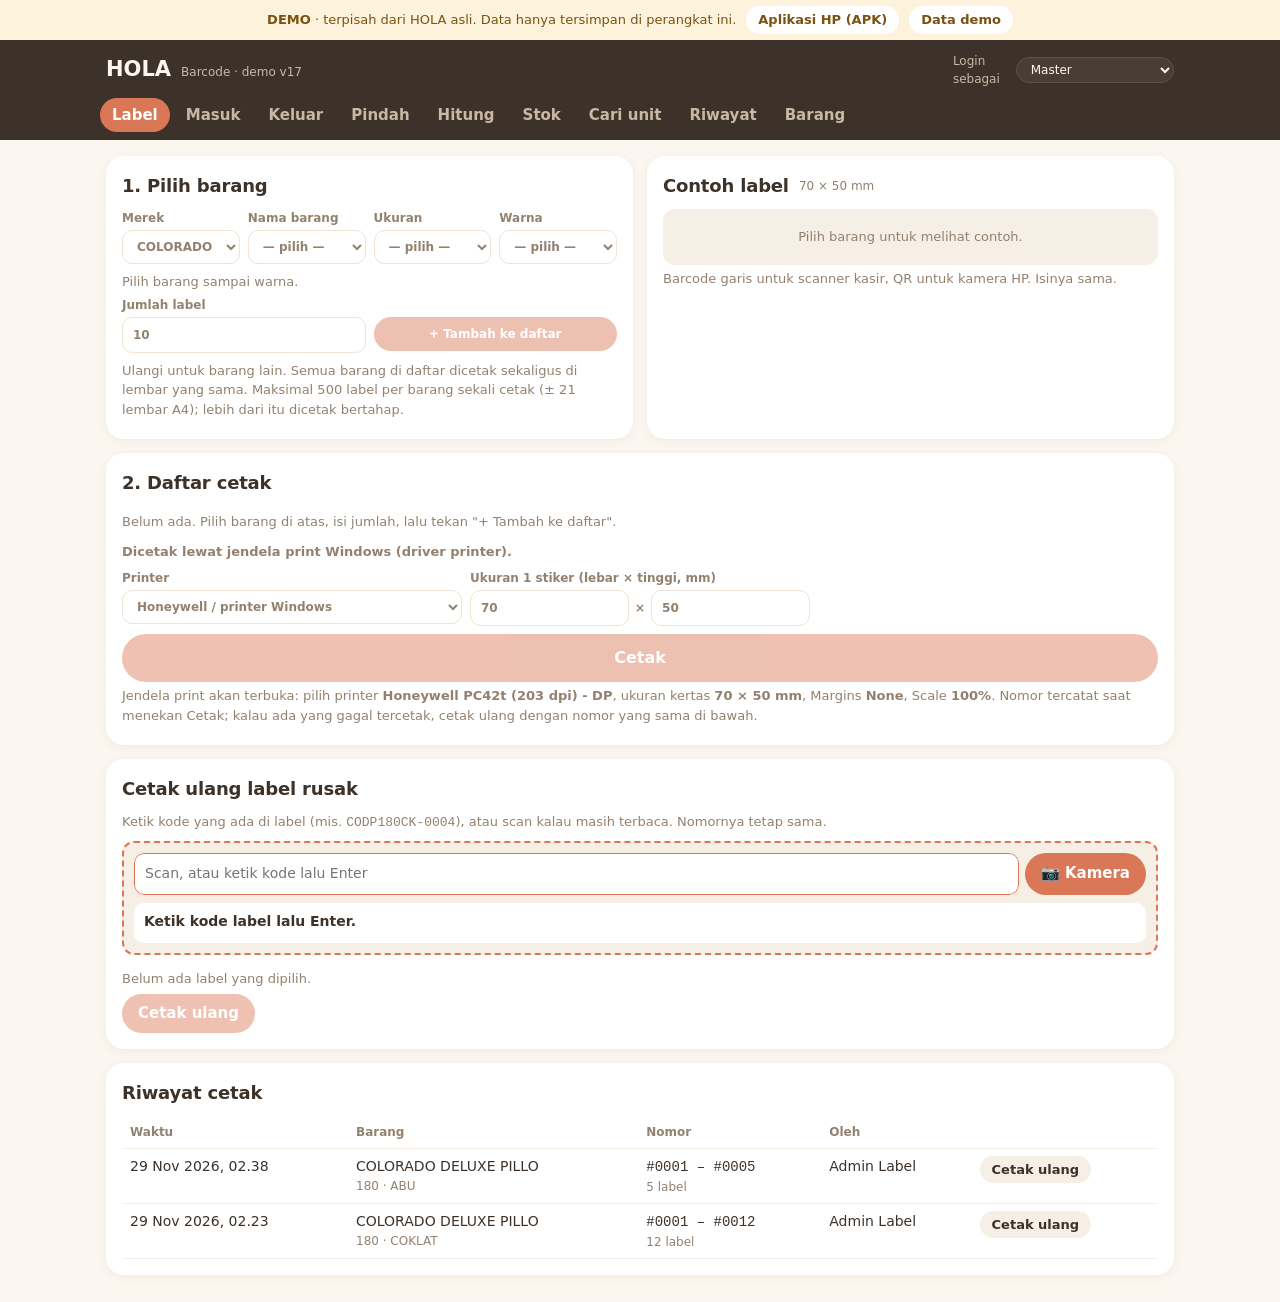
<file: docs/demo-barcode/index.html>
﻿<!doctype html>
<html lang="id">
<head>
<meta charset="utf-8">
<meta name="viewport" content="width=device-width, initial-scale=1">
<meta name="theme-color" content="#3D3229">
<title>HOLA Demo Barcode</title>
<link rel="icon" href="icons/icon-192.png">
<meta http-equiv="Cache-Control" content="no-cache">
<link rel="stylesheet" href="styles.css?v=17">
<style id="gayaHalaman"></style>
</head>
<body>
  <div class="demo-bar">
    <span><b>DEMO</b> · terpisah dari HOLA asli. Data hanya tersimpan di perangkat ini.</span>
    <a class="btn sm light" id="lnkApk" href="HOLA-Demo-Barcode.apk" style="text-decoration:none">Aplikasi HP (APK)</a>
    <button class="btn sm light" id="btnData">Data demo</button>
  </div>

  <header class="masthead">
    <div class="masthead-in">
      <div class="brand"><b>HOLA</b><span>Barcode · demo v17</span></div>
      <label class="peran">Login sebagai
        <select id="pilihPeran"></select>
      </label>
    </div>
    <nav class="tabs" id="tabs"></nav>
  </header>

  <main id="isi"></main>

  <div id="cetak" aria-hidden="true"></div>
  <div id="toast" role="status" aria-live="polite"></div>

  <dialog id="dlg"><div id="dlgIsi"></div></dialog>

  <script src="vendor/JsBarcode.code128.min.js"></script>
  <script src="vendor/qrcode.js"></script>
  <script src="vendor/html5-qrcode.min.js"></script>
  <script src="vendor/xlsx.full.min.js"></script>
  <script src="app.js?v=17"></script>
</body>
</html>
</file>
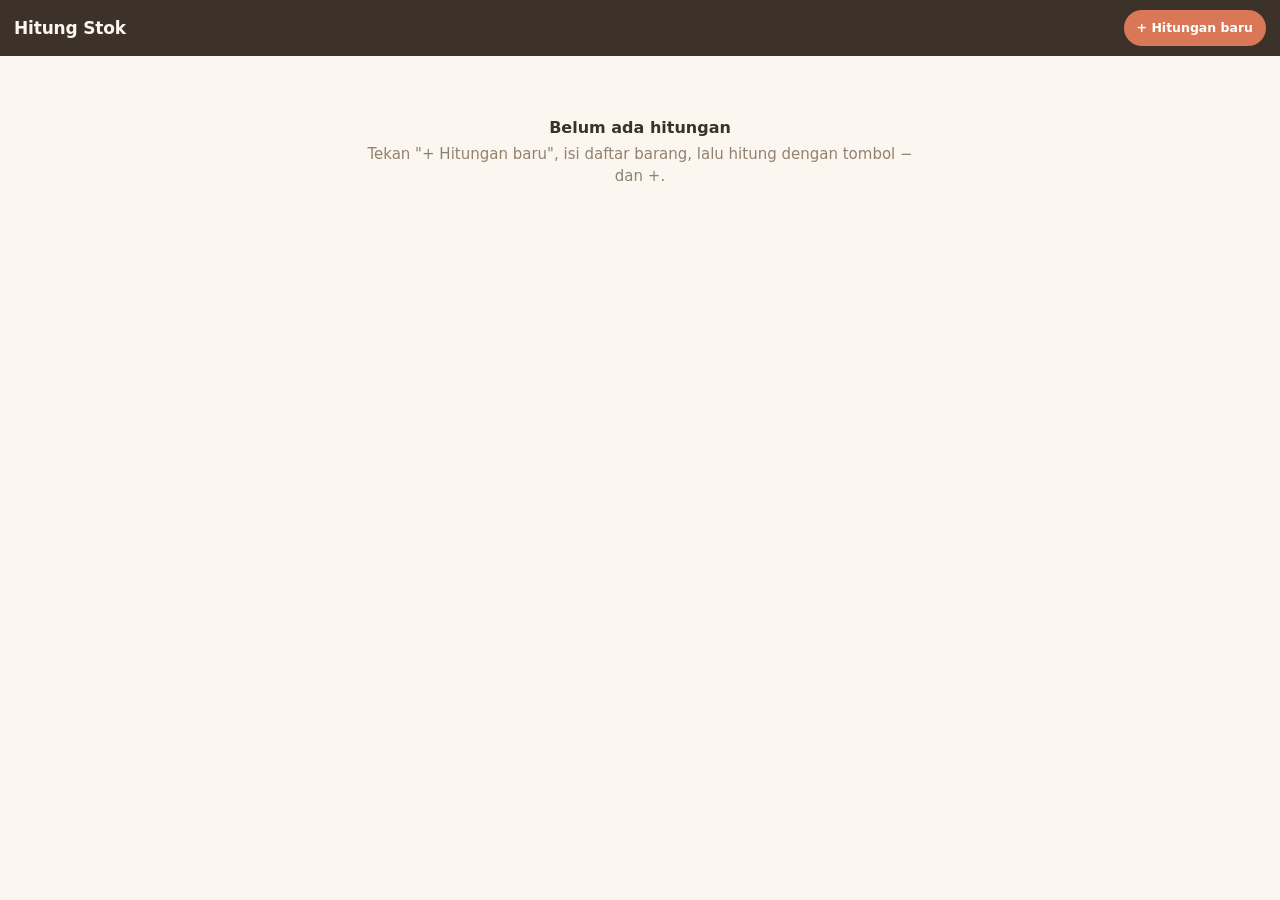
<file: docs/hitung-stok/index.html>
<!DOCTYPE html>
<html lang="id">
<head>
<meta charset="utf-8">
<meta name="viewport" content="width=device-width, initial-scale=1, viewport-fit=cover">
<meta http-equiv="Content-Security-Policy" content="default-src 'self'; script-src 'self'; style-src 'self'; img-src 'self' data:; connect-src 'self';">
<title>Hitung Stok</title>
<link rel="manifest" href="manifest.webmanifest">
<meta name="theme-color" content="#3D3229">
<meta name="apple-mobile-web-app-capable" content="yes">
<meta name="apple-mobile-web-app-title" content="Hitung Stok">
<link rel="stylesheet" href="styles.css">
</head>
<body>

<!-- ===== Beranda: daftar hitungan ===== -->
<section id="pBeranda">
  <header>
    <b>Hitung Stok</b>
    <span class="spacer"></span>
    <button id="btnBaru" class="primary">+ Hitungan baru</button>
  </header>
  <main>
    <div id="daftarSesi"></div>
  </main>
</section>

<!-- ===== Semua: gabungan semua hitungan, per barang ===== -->
<section id="pSemua" hidden>
  <header>
    <button id="btnSemuaKembali" class="icon" aria-label="Kembali">‹</button>
    <div class="hd-title"><b>Semua hitungan</b><small id="gSub"></small></div>
    <span class="spacer"></span>
    <button id="btnUnduhSemua">Unduh Excel</button>
  </header>
  <main>
    <div class="card">
      <div class="stat-row">
        <div class="stat"><small>Lantai 1</small><b id="gL1">0</b></div>
        <div class="stat"><small>Lantai 2</small><b id="gL2">0</b></div>
        <div class="stat total"><small>Total</small><b id="gUnit">0</b></div>
      </div>
      <p class="hint">Barang dengan kode (atau nama) yang sama di beberapa hitungan digabung jadi satu baris.</p>
    </div>
    <div class="search"><input id="gCari" placeholder="Cari kode / nama…" autocomplete="off"></div>
    <div id="gList"></div>
  </main>
</section>

<!-- ===== Baru: buat hitungan + isi daftar barang ===== -->
<section id="pBaru" hidden>
  <header>
    <button id="btnBaruKembali" class="icon" aria-label="Kembali">‹</button>
    <div class="hd-title"><b>Hitungan baru</b></div>
    <span class="spacer"></span>
  </header>
  <main>
    <div class="card">
      <div class="field"><label>Nama hitungan</label><input class="inp" id="bNama" placeholder="mis. Toko A, Rak 1, Gudang belakang"></div>
      <div class="field"><label>Tanggal</label><input class="inp" type="date" id="bTgl"></div>
    </div>

    <div class="card">
      <div class="card-title">Daftar barang</div>
      <div class="tabs">
        <button class="tab on" data-t="ketik">Ketik</button>
        <button class="tab" data-t="impor">Impor file</button>
        <button class="tab" data-t="salin" id="tabSalin" hidden>Dari hitungan lain</button>
      </div>

      <div id="srcKetik">
        <p class="hint">Satu barang per baris. Boleh <b>Nama</b> saja, atau <b>Kode ; Nama</b>, atau <b>Kode ; Nama ; Stok sistem</b> (pemisah: titik koma, tab, atau |).</p>
        <textarea class="inp" id="bTeks" rows="9" placeholder="Sepatu A 40 Hitam&#10;SKU-002 ; Sepatu B 41 Putih&#10;SKU-003 ; Sepatu C 42 Coklat ; 12"></textarea>
      </div>

      <div id="srcImpor" hidden>
        <p class="hint">Excel (.xlsx/.xls) atau CSV. Kolom dikenali dari judulnya: <b>Kode/SKU</b>, <b>Nama/Barang</b>, dan opsional <b>Stok/Sistem</b>. Tanpa judul: kolom pertama = kode, kedua = nama.</p>
        <input type="file" id="bFile" accept=".xlsx,.xls,.csv,.txt" hidden>
        <button class="btn ghost" id="btnPilihFile">Pilih file…</button>
        <p class="hint" id="bFileInfo"></p>
      </div>

      <div id="srcSalin" hidden>
        <p class="hint">Pakai daftar barang dari hitungan sebelumnya (angka hitungan tidak ikut).</p>
        <select class="inp" id="bSumber"></select>
      </div>

      <p class="hint" id="bPratinjau"></p>
    </div>

    <button class="btn" id="btnBuat">Buat &amp; mulai menghitung</button>
    <p class="hint bad" id="bHint"></p>
  </main>
</section>

<!-- ===== Hitung: daftar barang dengan tombol − / + ===== -->
<section id="pHitung" hidden>
  <header>
    <button id="btnKeBeranda" class="icon" aria-label="Kembali">‹</button>
    <div class="hd-title">
      <b id="hNama">—</b>
      <small id="hProgres">0 / 0 dihitung</small>
    </div>
    <span class="spacer"></span>
    <button id="btnUrungkan" disabled>Urungkan</button>
    <button id="btnSelesai" class="primary">Selesai</button>
  </header>
  <main>
    <div class="lantai" id="segLantai">
      <button class="on" data-l="1">Lantai 1</button>
      <button data-l="2">Lantai 2</button>
    </div>
    <div class="search"><input id="cari" placeholder="Cari kode / nama…" autocomplete="off"></div>
    <div class="chips">
      <button class="chip on" data-f="semua">Semua</button>
      <button class="chip" data-f="belum">Belum</button>
      <button class="chip" data-f="sudah">Sudah</button>
      <button class="chip" data-f="selisih" id="chipSelisih" hidden>Selisih</button>
      <span class="spacer"></span>
      <button class="chip" id="btnLihat" hidden>Stok sistem: sembunyi</button>
    </div>
    <div id="list"></div>
    <button class="btn ghost" id="btnTambahBarang">+ Tambah barang</button>

    <div class="card" id="riwayat" hidden>
      <div class="card-head">
        <div class="card-title" id="riwayatJudul">Riwayat</div>
        <button class="chip" id="btnHapusRiwayat">Kosongkan</button>
      </div>
      <div id="riwayatIsi"></div>
    </div>
  </main>
</section>

<!-- ===== Selesai: ringkasan, unduh ===== -->
<section id="pSelesai" hidden>
  <header>
    <button id="btnKeHitung" class="icon" aria-label="Kembali">‹</button>
    <div class="hd-title"><b>Ringkasan</b><small id="sSub"></small></div>
    <span class="spacer"></span>
  </header>
  <main>
    <div class="card">
      <div class="stat-row">
        <div class="stat"><small>Dihitung</small><b id="sDihitung">0</b></div>
        <div class="stat"><small>Belum</small><b id="sBelum">0</b></div>
        <div class="stat"><small>Lantai 1</small><b id="sL1">0</b></div>
        <div class="stat"><small>Lantai 2</small><b id="sL2">0</b></div>
        <div class="stat total"><small>Total keseluruhan</small><b id="sUnit">0</b></div>
        <div class="stat" id="statSelisih" hidden><small>Selisih</small><b id="sSelisih">0</b></div>
      </div>
      <p class="hint" id="sCatatan"></p>
    </div>

    <div class="card" id="kartuSelisih" hidden>
      <div class="card-title">Barang yang selisih</div>
      <div id="tblSelisih"></div>
    </div>

    <div class="card">
      <div class="card-title">Simpan hasil</div>
      <div class="stack-btn">
        <button class="btn" id="btnUnduhXlsx">Unduh Excel (.xlsx)</button>
        <button class="btn ghost" id="btnUnduhCsv">Unduh CSV</button>
        <button class="btn ghost" id="btnBagikan" hidden>Bagikan file…</button>
      </div>
    </div>

    <div class="card danger">
      <div class="card-title">Hapus hitungan ini</div>
      <p class="hint">Semua angka hitungan ini akan hilang dari HP. Lakukan setelah hasilnya diunduh.</p>
      <button class="btn ghost" id="btnHapusSesi">Hapus hitungan</button>
    </div>
  </main>
</section>

<div id="toast" hidden></div>

<script src="vendor/xlsx.full.min.js"></script>
<script src="app.js"></script>
</body>
</html>
</file>
<file: docs/demo-barcode/styles.css>
:root{
  --paper:#FBF6EF; --card:#FFFFFF; --ink:#3D3229; --pen:#D97757; --pen-soft:#FBEAE0;
  --stamp:#D6584C; --stamp-soft:#FCEAE7; --tally:#5B8A5A; --tally-soft:#E9F2E6;
  --amber:#B7791F; --amber-soft:#FDF3DC;
  --rule:#EFE4D6; --rule-soft:#F6EFE5; --muted:#93816F;
  --sans:'Nunito',system-ui,-apple-system,'Segoe UI',Roboto,sans-serif;
  --r-lg:18px; --r-md:12px; --r-pill:999px;
  --shadow:0 2px 10px rgba(96,68,44,.06);
}
*{box-sizing:border-box}
html,body{margin:0;padding:0}
body{background:var(--paper);color:var(--ink);font-family:var(--sans);font-size:15px;line-height:1.5;-webkit-text-size-adjust:100%}
button,input,select,textarea{font:inherit;color:inherit}
h1,h2,h3{margin:0;font-weight:800;letter-spacing:-.01em}
h2{font-size:18px} h3{font-size:15px}
[hidden]{display:none !important}

.demo-bar{background:var(--amber-soft);color:#7A5212;font-size:13px;padding:6px 16px;display:flex;gap:10px;align-items:center;justify-content:center;flex-wrap:wrap;text-align:center}
.masthead{background:var(--ink);color:#FBF6EF;position:sticky;top:0;z-index:20}
.masthead-in{max-width:1100px;margin:0 auto;padding:12px 16px 6px;display:flex;align-items:center;gap:12px;flex-wrap:wrap}
.brand{display:flex;align-items:baseline;gap:10px}
.brand b{font-size:21px;font-weight:800}
.brand span{font-size:12px;color:#C9B8A6}
.peran{margin-left:auto;font-size:12px;color:#C9B8A6;display:flex;align-items:center;gap:6px}
.peran select{background:#4A3E34;color:#FBF6EF;border:1px solid #5d4f43;border-radius:var(--r-pill);padding:4px 10px}
.tabs{max-width:1100px;margin:0 auto;padding:4px 10px 8px;display:flex;gap:4px;overflow-x:auto;scrollbar-width:none}
.tabs::-webkit-scrollbar{display:none}
.tabs button{background:none;border:0;color:#C9B8A6;padding:6px 12px;border-radius:var(--r-pill);white-space:nowrap;cursor:pointer;font-weight:700}
.tabs button.on{background:var(--pen);color:#fff}

main{max-width:1100px;margin:0 auto;padding:16px}
.card{background:var(--card);border-radius:var(--r-lg);box-shadow:var(--shadow);padding:16px;margin-bottom:14px}
.card-hd{display:flex;align-items:center;gap:10px;flex-wrap:wrap;margin-bottom:10px}
.card-hd .kanan{margin-left:auto;display:flex;gap:8px;flex-wrap:wrap}
.hint{color:var(--muted);font-size:13px;margin:4px 0}
.grid2{display:grid;gap:14px;grid-template-columns:repeat(auto-fit,minmax(min(380px,100%),1fr))}
.grid2>*{min-width:0}

label.f{display:flex;flex-direction:column;gap:3px;font-size:12px;color:var(--muted);font-weight:700;min-width:0}
input,select,textarea{background:#fff;border:1px solid var(--rule);border-radius:10px;padding:8px 10px;min-width:0;width:100%}
input:focus,select:focus,textarea:focus{outline:2px solid var(--pen-soft);border-color:var(--pen)}
.row{display:grid;gap:8px;grid-template-columns:repeat(2,minmax(0,1fr));margin-bottom:8px}
.row.c4{grid-template-columns:repeat(2,minmax(0,1fr))}
@media(min-width:620px){.row.c4{grid-template-columns:repeat(4,minmax(0,1fr))}.row.c3{grid-template-columns:repeat(3,minmax(0,1fr))}}
.row.c1{grid-template-columns:1fr}
.cek{display:flex;align-items:center;gap:6px;font-size:13px}
.cek input{width:auto}

.btn{background:var(--pen);color:#fff;border:0;border-radius:var(--r-pill);padding:8px 16px;font-weight:800;cursor:pointer;white-space:nowrap}
.btn:disabled{opacity:.45;cursor:not-allowed}
.btn.quiet{background:var(--rule-soft);color:var(--ink)}
.btn.ok{background:var(--tally)}
.btn.bad{background:var(--stamp)}
.btn.sm{padding:4px 12px;font-size:13px}
.btn.light{background:#fff;color:#7A5212}
.btn.besar{padding:12px 20px;font-size:16px;width:100%}

/* scan box */
.scan{border:2px dashed var(--rule);border-radius:var(--r-md);padding:10px;margin:8px 0;background:var(--rule-soft)}
.scan.aktif{border-color:var(--pen)}
.scan-row{display:flex;gap:6px}
.scan-in{font-family:ui-monospace,Consolas,monospace;font-size:16px;text-transform:uppercase}
.scan-in::placeholder{text-transform:none;font-family:var(--sans);font-size:14px}
.scan-status{margin-top:8px;padding:8px 10px;border-radius:10px;font-weight:700;font-size:14px;background:#fff;min-height:40px}
.scan-status.ok{background:var(--tally-soft);color:#2F5A2E}
.scan-status.bad{background:var(--stamp-soft);color:#9B2C22}
.scan-status.warn{background:var(--amber-soft);color:#7A5212}
.kamera{margin-top:8px;border-radius:var(--r-md);overflow:hidden;background:#000}
.kamera video{width:100% !important;display:block}

/* chips & lists */
.grup{border-top:1px solid var(--rule-soft);padding:8px 0}
.grup:first-child{border-top:0}
.grup-hd{display:flex;gap:8px;align-items:baseline;flex-wrap:wrap}
.grup-hd b{font-size:14px}
.grup-hd .n{margin-left:auto;font-weight:800;color:var(--pen)}
.chips{display:flex;flex-wrap:wrap;gap:4px;margin-top:4px}
.chip{display:inline-flex;align-items:center;gap:4px;background:var(--rule-soft);border-radius:var(--r-pill);padding:2px 10px;font-size:13px;font-weight:700;font-family:ui-monospace,Consolas,monospace}
.chip.ok{background:var(--tally-soft);color:#2F5A2E}
.chip.bad{background:var(--stamp-soft);color:#9B2C22}
.chip.warn{background:var(--amber-soft);color:#7A5212}
.chip button{border:0;background:none;padding:0 0 0 2px;cursor:pointer;font-weight:900;color:inherit;opacity:.6}
.kosong{color:var(--muted);font-size:13px;padding:6px 0}
.badge{display:inline-block;border-radius:var(--r-pill);padding:1px 9px;font-size:11px;font-weight:800;letter-spacing:.03em;background:var(--rule-soft)}
.b-MASUK,.b-RETUR{background:var(--tally-soft);color:#2F5A2E}
.b-KELUAR{background:var(--stamp-soft);color:#9B2C22}
.b-PINDAH{background:#E6EEF7;color:#2C4E77}
.b-DICETAK,.b-CETAK{background:var(--pen-soft);color:#9A4B2E}
.b-HITUNG{background:var(--amber-soft);color:#7A5212}

.besar-n{font-size:40px;font-weight:900;line-height:1}
.ringkas{display:flex;gap:16px;flex-wrap:wrap;align-items:flex-end;margin:6px 0 10px}
.ringkas div span{display:block;font-size:12px;color:var(--muted);font-weight:700}

.tbl-wrap{overflow-x:auto}
table{border-collapse:collapse;width:100%;font-size:14px}
th,td{text-align:left;padding:7px 8px;border-bottom:1px solid var(--rule-soft);vertical-align:top}
th{font-size:12px;color:var(--muted);font-weight:800;white-space:nowrap}
td.n,th.n{text-align:right;white-space:nowrap}
tr.klik{cursor:pointer}
tr.klik:hover td{background:var(--rule-soft)}
.sub{display:block;font-size:12px;color:var(--muted)}
.mono{font-family:ui-monospace,Consolas,monospace}

.lini{list-style:none;margin:0;padding:0}
.lini li{display:grid;grid-template-columns:auto 1fr;gap:4px 10px;padding:8px 0;border-bottom:1px solid var(--rule-soft)}
.lini li time{font-size:12px;color:var(--muted);white-space:nowrap}

.ent{border-bottom:1px solid var(--rule-soft);padding:10px 0}
.ent-hd{display:flex;gap:8px;flex-wrap:wrap;align-items:center;font-size:13px}
.ent-hd time{color:var(--muted)}

/* label preview */
.pratinjau{display:flex;justify-content:center;padding:12px;background:var(--rule-soft);border-radius:var(--r-md);overflow:auto}
.pratinjau .lbl{background:#fff;box-shadow:0 1px 6px rgba(0,0,0,.15)}

/* label itself (screen and print) */
.lbl{position:relative;overflow:hidden;color:#000;background:#fff;display:flex;flex-direction:column;font-family:Arial,Helvetica,sans-serif}
.lbl .bc svg{display:block;width:100%}
.lbl .bawah{display:flex;gap:2mm;align-items:center;flex:1;min-height:0}
.lbl .qr svg{display:block;width:100%;height:100%}
.lbl .qr{flex:none}
.lbl .teks{display:flex;flex-direction:column;min-width:0;line-height:1.1}
.lbl .nama{font-weight:700;overflow:hidden;text-overflow:ellipsis}
.lbl .no{font-weight:900;letter-spacing:.02em}
.lbl .kode{font-family:'Courier New',monospace}
.lbl.garis{outline:.2mm dashed #999;outline-offset:-.1mm}
.lbl.kosong-sel{visibility:hidden}

dialog{border:0;border-radius:var(--r-lg);padding:18px;max-width:min(560px,calc(100vw - 32px));width:100%;box-shadow:0 18px 44px rgba(61,50,41,.25)}
dialog::backdrop{background:rgba(46,37,29,.45)}
.dlg-aksi{display:flex;gap:8px;justify-content:flex-end;flex-wrap:wrap;margin-top:14px}

#toast{position:fixed;left:50%;bottom:20px;transform:translateX(-50%);background:var(--ink);color:#fff;padding:10px 18px;border-radius:var(--r-pill);font-weight:700;font-size:14px;opacity:0;transition:opacity .2s;pointer-events:none;z-index:50;max-width:calc(100vw - 32px);text-align:center}
#toast.on{opacity:1}

#cetak{display:none}
@media print{
  body{background:#fff}
  body>*:not(#cetak){display:none !important}
  #cetak{display:block}
  *{-webkit-print-color-adjust:exact;print-color-adjust:exact}
}
#cetak .lembar{width:210mm;height:296.5mm;display:grid;overflow:hidden;page-break-after:always;break-after:page}
#cetak .lembar:last-child{page-break-after:auto;break-after:auto}
#cetak .nota{display:flex;justify-content:center;page-break-after:always;break-after:page}
#cetak .nota:last-child{page-break-after:auto;break-after:auto}

@media(max-width:620px){
  main{padding:10px}
  .card{padding:12px;border-radius:14px}
  .masthead-in{padding:10px 12px 4px}
  .besar-n{font-size:34px}
}
</file>
<file: docs/hitung-stok/styles.css>
:root{
  --paper:#FBF6EF; --card:#FFFFFF; --ink:#3D3229; --pen:#D97757; --pen-soft:#FBEAE0;
  --stamp:#D6584C; --ok:#3F8F5B; --ok-soft:#E4F3E9; --rule:#EFE4D6; --rule-soft:#F6EFE5; --muted:#93816F;
  --sans:system-ui,-apple-system,'Segoe UI',Roboto,sans-serif;
  --r-lg:18px; --r-md:12px; --r-pill:999px;
  --shadow-lg:0 18px 44px rgba(61,50,41,.18);
}
*{box-sizing:border-box}
html,body{margin:0;padding:0}
body{background:var(--paper);color:var(--ink);font-family:var(--sans);font-size:15px;line-height:1.45;-webkit-text-size-adjust:100%;overscroll-behavior-y:contain}
button,input,select,textarea{font:inherit;color:inherit}
[hidden]{display:none!important}

.field{margin-bottom:14px}
.field label{display:block;font-size:12.5px;font-weight:700;color:var(--muted);margin-bottom:6px}
.inp{width:100%;padding:11px 13px;border:1px solid var(--rule);border-radius:var(--r-md);background:var(--paper);min-height:44px}
.inp:focus{outline:none;border-color:var(--pen);box-shadow:0 0 0 3px var(--pen-soft);background:var(--card)}
textarea.inp{resize:vertical;line-height:1.5;font-size:14px}
select.inp{appearance:none;-webkit-appearance:none;background-image:linear-gradient(45deg,transparent 50%,var(--muted) 50%),linear-gradient(135deg,var(--muted) 50%,transparent 50%);background-position:calc(100% - 20px) 50%,calc(100% - 14px) 50%;background-size:6px 6px;background-repeat:no-repeat}
.btn{appearance:none;border:1px solid var(--pen);background:var(--pen);color:#fff;font-weight:700;font-size:15px;padding:12px 16px;border-radius:var(--r-pill);cursor:pointer;width:100%;min-height:46px}
.btn:hover{background:#C4633F;border-color:#C4633F}
.btn:disabled{opacity:.5;cursor:default}
.btn.ghost{background:var(--card);color:var(--ink);border-color:var(--rule)}
.btn.ghost:hover{background:var(--rule-soft)}
.hint{font-size:13px;color:var(--muted);margin:9px 0 0}
.hint.bad{color:var(--stamp)}
.hint:empty{display:none}
.muted{color:var(--muted);font-size:13.5px}

/* ---------- shell ---------- */
header{background:var(--ink);color:#FBF6EF;padding:10px 14px;padding-top:calc(10px + env(safe-area-inset-top));display:flex;align-items:center;gap:8px;position:sticky;top:0;z-index:10;min-height:56px}
header b{font-size:17px;font-weight:800;letter-spacing:-.01em}
header .hd-title{display:flex;flex-direction:column;line-height:1.2;min-width:0}
header .hd-title b{white-space:nowrap;overflow:hidden;text-overflow:ellipsis}
header .hd-title small{font-size:12px;color:#CBB9A6;font-weight:600}
header .spacer{margin-left:auto}
header button{appearance:none;background:rgba(255,255,255,.1);border:0;color:#F3E9DD;border-radius:var(--r-pill);padding:8px 13px;font-size:12.5px;font-weight:700;cursor:pointer;min-height:36px;white-space:nowrap}
header button:hover{background:rgba(255,255,255,.18)}
header button:disabled{opacity:.35;cursor:default}
header button.primary{background:var(--pen);color:#fff}
header button.icon{font-size:24px;line-height:1;padding:0 12px;min-width:36px}

main{max-width:640px;margin:0 auto;padding:16px 16px 80px}
.card{background:var(--card);border:1px solid var(--rule);border-radius:var(--r-lg);padding:16px;margin-bottom:14px;box-shadow:0 2px 10px rgba(96,68,44,.06)}
.card-title{font-weight:800;font-size:15px;margin-bottom:10px}
.card.danger{border-color:#F3D3CF}
.stack-btn{display:flex;flex-direction:column;gap:10px;margin-top:8px}
.tabs{display:flex;gap:6px;margin-bottom:10px;flex-wrap:wrap}
.tab{appearance:none;border:1px solid var(--rule);background:var(--card);color:var(--muted);border-radius:var(--r-pill);padding:7px 13px;font-size:12.5px;font-weight:700;cursor:pointer}
.tab.on{background:var(--ink);color:#FBF6EF;border-color:var(--ink)}

/* ---------- home list ---------- */
.sesi{background:var(--card);border:1px solid var(--rule);border-radius:var(--r-lg);padding:14px 16px;margin-bottom:10px;box-shadow:0 2px 10px rgba(96,68,44,.06);display:flex;align-items:center;gap:12px;cursor:pointer}
.sesi:active{background:var(--rule-soft)}
.sesi .info{flex:1;min-width:0}
.sesi .nm{font-weight:800;font-size:15px}
.sesi .sub{font-size:12.5px;color:var(--muted);margin-top:2px}
.semua{background:var(--ink,#3D3229);color:#fff;border-radius:var(--r-lg);padding:14px 16px;margin-bottom:12px}
.semua .nm{font-weight:800;font-size:15px;display:flex;align-items:baseline;gap:8px;flex-wrap:wrap}
.semua .nm small{font-weight:600;font-size:12px;opacity:.65}
.semua .tot{display:flex;flex-wrap:wrap;gap:4px 16px;margin-top:8px;font-size:13px;opacity:.85;font-variant-numeric:tabular-nums}
.semua .tot b{font-size:18px;font-weight:800;opacity:1;margin-left:2px}
.semua .tot .all b{color:var(--pen,#D97757)}
.semua{cursor:pointer}
.semua:active{opacity:.85}
.semua .lihat{margin-top:8px;font-size:12.5px;font-weight:700;color:var(--pen,#D97757)}
.sel-row.g .nm .asal{color:var(--muted);font-weight:600;margin-top:2px;white-space:normal}
.sel-row.g .nm .asal b{color:var(--ink)}
.sel-row.g .k.tot b{color:var(--pen,#D97757)}
.sesi .tot{display:flex;flex-wrap:wrap;gap:4px 14px;margin-top:6px;font-size:12.5px;color:var(--muted);font-variant-numeric:tabular-nums}
.sesi .tot b{color:var(--ink);font-weight:800}
.sesi .tot .all b{color:var(--pen,#D97757)}
.sesi .bar{height:5px;background:var(--rule-soft);border-radius:3px;margin-top:8px;overflow:hidden}
.sesi .bar i{display:block;height:100%;background:var(--ok);border-radius:3px}
.sesi .pct{font-size:13px;font-weight:800;color:var(--muted);font-variant-numeric:tabular-nums}
.sesi.done .pct{color:var(--ok)}
.sesi .hapus{appearance:none;border:1px solid var(--rule);background:var(--card);color:var(--muted);width:42px;height:42px;border-radius:12px;font-size:18px;line-height:1;cursor:pointer;flex:none}
.sesi .hapus:hover{border-color:#F3D3CF;color:var(--stamp);background:#FDF3F1}
.sesi .hapus:active{background:#F3D3CF}

/* ---------- counting list ---------- */
.search{position:sticky;top:56px;background:var(--paper);padding:0 0 8px;z-index:9}
.search input{width:100%;padding:12px 14px;border:1px solid var(--rule);border-radius:var(--r-md);background:var(--card);font-size:15px;min-height:46px}
.search input:focus{outline:none;border-color:var(--pen);box-shadow:0 0 0 3px var(--pen-soft)}
.chips{display:flex;gap:6px;align-items:center;padding-bottom:12px;overflow-x:auto;-webkit-overflow-scrolling:touch}
.chip{appearance:none;border:1px solid var(--rule);background:var(--card);color:var(--muted);border-radius:var(--r-pill);padding:7px 13px;font-size:12.5px;font-weight:700;cursor:pointer;white-space:nowrap}
.chip.on{background:var(--ink);color:#FBF6EF;border-color:var(--ink)}
.chips .spacer{margin-left:auto}

.item{background:var(--card);border:1px solid var(--rule);border-radius:var(--r-lg);padding:12px 14px;margin-bottom:10px;box-shadow:0 2px 10px rgba(96,68,44,.06);display:grid;grid-template-columns:1fr auto;gap:8px 12px;align-items:center}
.item.done{border-color:#CFE6D7}
.item .info{min-width:0;cursor:pointer}
.item .nm{font-weight:700;font-size:15px;line-height:1.3}
.item .sku{font-size:12px;color:var(--muted);margin-top:2px;white-space:nowrap;overflow:hidden;text-overflow:ellipsis}
.item .sis{font-size:12px;color:var(--muted);margin-top:4px}
.item .sis b{color:var(--ink);font-variant-numeric:tabular-nums}
.item .sis .beda{font-weight:800}
.item .sis .beda.pos{color:var(--ok)}
.item .sis .beda.neg{color:var(--stamp)}
.ctr{display:flex;align-items:center;gap:4px}
.ctr button{appearance:none;border:0;cursor:pointer;-webkit-tap-highlight-color:transparent;touch-action:manipulation;user-select:none;-webkit-user-select:none}
.ctr .pm{width:54px;height:54px;border-radius:14px;font-size:28px;font-weight:800;line-height:1;background:var(--rule-soft);color:var(--ink)}
.ctr .pm:active{transform:scale(.94);background:var(--rule)}
.ctr .plus{background:var(--pen);color:#fff}
.ctr .plus:active{background:#C4633F}
.ctr .n{min-width:58px;height:54px;border-radius:12px;background:transparent;font-size:24px;font-weight:800;font-variant-numeric:tabular-nums;color:var(--muted)}
.item.done .ctr .n{color:var(--ink)}
.item.done.zero .ctr .n{color:var(--stamp)}
.ctr .n:active{background:var(--rule-soft)}
#btnTambahBarang{margin-top:4px}
.item.sorot{box-shadow:0 0 0 3px var(--pen-soft);border-color:var(--pen)}

/* ---------- history ---------- */
#riwayat{margin-top:14px}
.card-head{display:flex;align-items:center;justify-content:space-between;gap:10px;margin-bottom:6px}
.card-head .card-title{margin-bottom:0}
.rw{display:grid;grid-template-columns:auto 1fr auto;gap:10px;align-items:center;padding:8px 0;border-top:1px solid var(--rule-soft);font-size:13.5px;cursor:pointer}
.rw:first-child{border-top:0}
.rw:active{background:var(--rule-soft)}
.rw .jam{font-size:12px;color:var(--muted);font-variant-numeric:tabular-nums}
.rw .nm{font-weight:600;min-width:0;white-space:nowrap;overflow:hidden;text-overflow:ellipsis}
.rw b{font-variant-numeric:tabular-nums;white-space:nowrap;padding:3px 9px;border-radius:var(--r-pill);font-size:12.5px}
.rw b.tambah{background:var(--ok-soft);color:var(--ok)}
.rw b.kurang{background:#FBE7E4;color:var(--stamp)}
.rw b.ketik{background:var(--pen-soft);color:#B4512F}
.rw b.urung{background:var(--rule-soft);color:var(--muted)}

.empty{text-align:center;color:var(--muted);padding:44px 16px}
.empty b{display:block;font-size:16px;font-weight:800;color:var(--ink);margin-bottom:5px}

/* ---------- summary ---------- */
.stat-row{display:flex;gap:8px}
.stat{flex:1;background:var(--paper);border-radius:var(--r-md);padding:10px 8px;text-align:center;min-width:0}
.stat small{display:block;font-size:11px;font-weight:700;color:var(--muted);text-transform:uppercase;letter-spacing:.04em}
.stat b{font-size:22px;font-weight:800;font-variant-numeric:tabular-nums}
.sel-row{display:grid;grid-template-columns:1fr auto auto auto;gap:10px;align-items:center;padding:8px 0;border-top:1px solid var(--rule-soft);font-variant-numeric:tabular-nums}
.sel-row:first-child{border-top:0}
.sel-row .nm{font-weight:700;font-size:14px;min-width:0}
.sel-row .nm small{display:block;font-weight:600;color:var(--muted);font-size:11.5px}
.sel-row .k{font-size:11px;color:var(--muted);text-align:right}
.sel-row .k b{display:block;font-size:15px;color:var(--ink)}
.sel-row .k.pos b{color:var(--ok)}
.sel-row .k.neg b{color:var(--stamp)}

/* ---------- toast ---------- */
#toast{position:fixed;left:50%;bottom:24px;transform:translateX(-50%);background:var(--ink);color:#FBF6EF;padding:11px 16px;border-radius:var(--r-pill);font-size:13.5px;font-weight:700;box-shadow:var(--shadow-lg);z-index:60;max-width:calc(100% - 32px);text-align:center}
#toast.bad{background:var(--stamp)}

/* floor switch */
.lantai{display:grid;grid-template-columns:1fr 1fr;gap:4px;background:var(--rule-soft,#F6EFE5);border-radius:var(--r-pill);padding:4px;margin-bottom:10px}
.lantai button{appearance:none;border:0;background:transparent;color:var(--muted);font:inherit;font-weight:800;font-size:14px;padding:10px;border-radius:var(--r-pill);cursor:pointer}
.lantai button small{display:block;font-size:11.5px;font-weight:700;opacity:.75;margin-top:1px}
.lantai button.on{background:var(--pen,#D97757);color:#fff}
.item .lt{font-size:12px;color:var(--muted);margin-top:4px;font-variant-numeric:tabular-nums}
.item .lt b{color:var(--ink)}
.item .lt .on{color:var(--pen,#D97757);font-weight:800}
.stat.total b{color:var(--pen,#D97757)}
</file>
